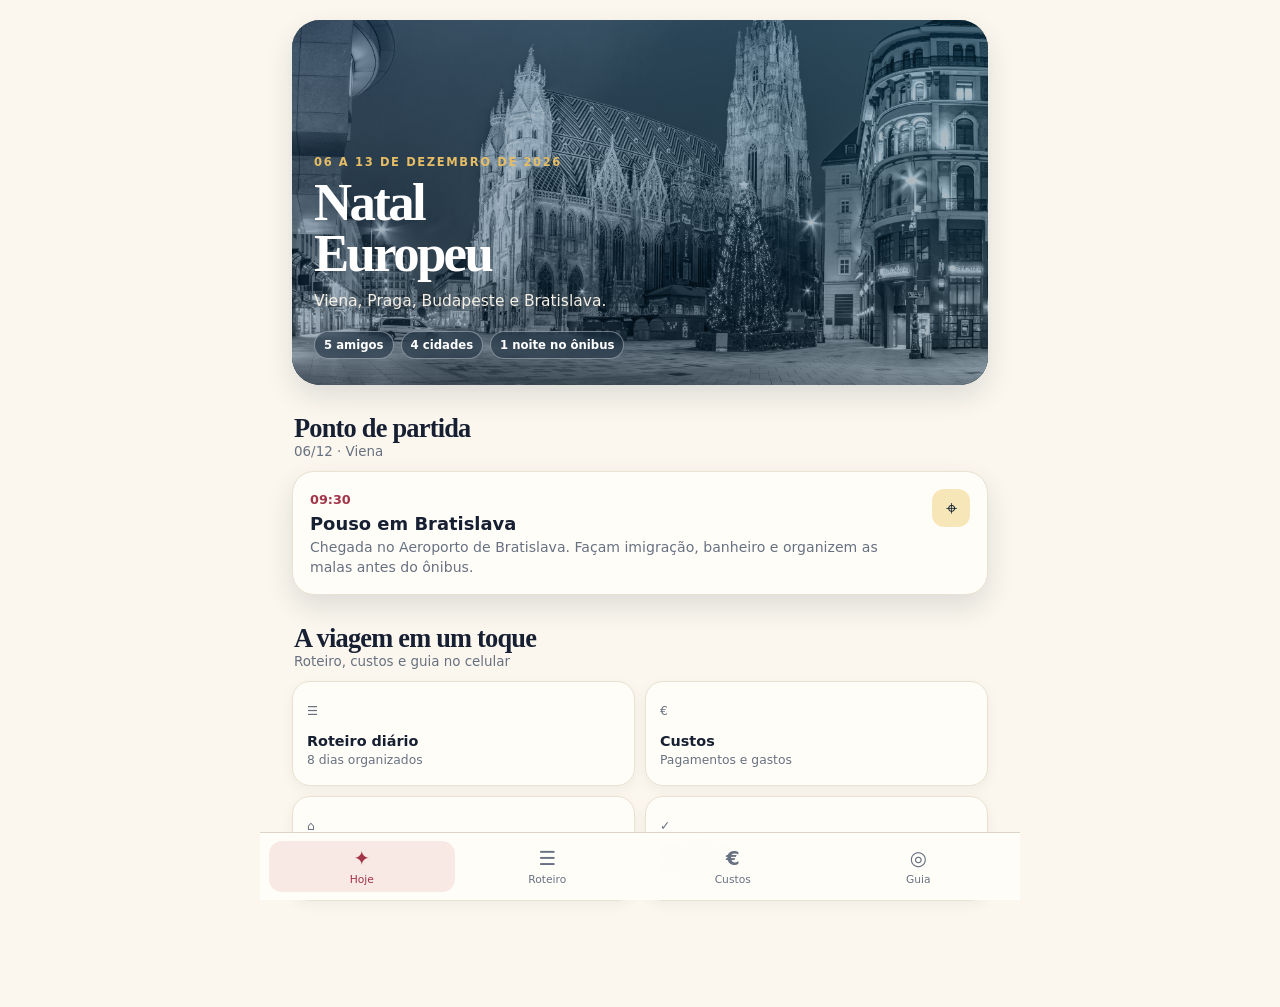
<file: index.html>
<!doctype html>
<html lang="pt-BR">
<head>
  <meta charset="utf-8">
  <meta name="viewport" content="width=device-width, initial-scale=1, viewport-fit=cover">
  <meta name="theme-color" content="#102235">
  <meta name="description" content="Roteiro interativo de Natal 2026: Viena, Praga, Budapeste e Bratislava.">
  <meta name="apple-mobile-web-app-capable" content="yes">
  <meta name="apple-mobile-web-app-status-bar-style" content="black-translucent">
  <meta name="apple-mobile-web-app-title" content="Natal 2026">
  <link rel="manifest" href="./manifest.json">
  <link rel="apple-touch-icon" href="./assets/icon-192.png">
  <link rel="icon" href="./assets/icon-192.png">
  <link rel="stylesheet" href="./styles.css?v=3">
  <title>Natal 2026 | Roteiro</title>
</head>
<body>
  <main id="app" class="app-shell">
    <section id="screen-home" class="screen is-active" aria-labelledby="home-title"></section>
    <section id="screen-itinerary" class="screen" aria-labelledby="itinerary-title"></section>
    <section id="screen-costs" class="screen" aria-labelledby="costs-title"></section>
    <section id="screen-guide" class="screen" aria-labelledby="guide-title"></section>
  </main>

  <nav class="bottom-nav" aria-label="Navegação principal">
    <button class="nav-button is-active" data-screen="home" type="button"><span class="nav-icon">✦</span><span>Hoje</span></button>
    <button class="nav-button" data-screen="itinerary" type="button"><span class="nav-icon">☰</span><span>Roteiro</span></button>
    <button class="nav-button" data-screen="costs" type="button"><span class="nav-icon">€</span><span>Custos</span></button>
    <button class="nav-button" data-screen="guide" type="button"><span class="nav-icon">◎</span><span>Guia</span></button>
  </nav>

  <dialog id="activity-dialog" class="activity-dialog">
    <article class="dialog-card">
      <button class="dialog-close" type="button" aria-label="Fechar detalhes">×</button>
      <img id="dialog-image" class="dialog-image" alt="">
      <div class="dialog-content">
        <p id="dialog-label" class="eyebrow"></p>
        <h2 id="dialog-title"></h2>
        <p id="dialog-description"></p>
        <div class="dialog-meta">
          <span id="dialog-time"></span>
          <span id="dialog-cost"></span>
        </div>
        <a id="dialog-maps" class="maps-button" href="#" target="_blank" rel="noopener">⌖ Abrir no Google Maps</a>
      </div>
    </article>
  </dialog>

  <template id="toast-template"><div class="toast" role="status"></div></template>
  <script src="./storage.js?v=3"></script>
  <script src="./app.js?v=5"></script>
</body>
</html>
</file>
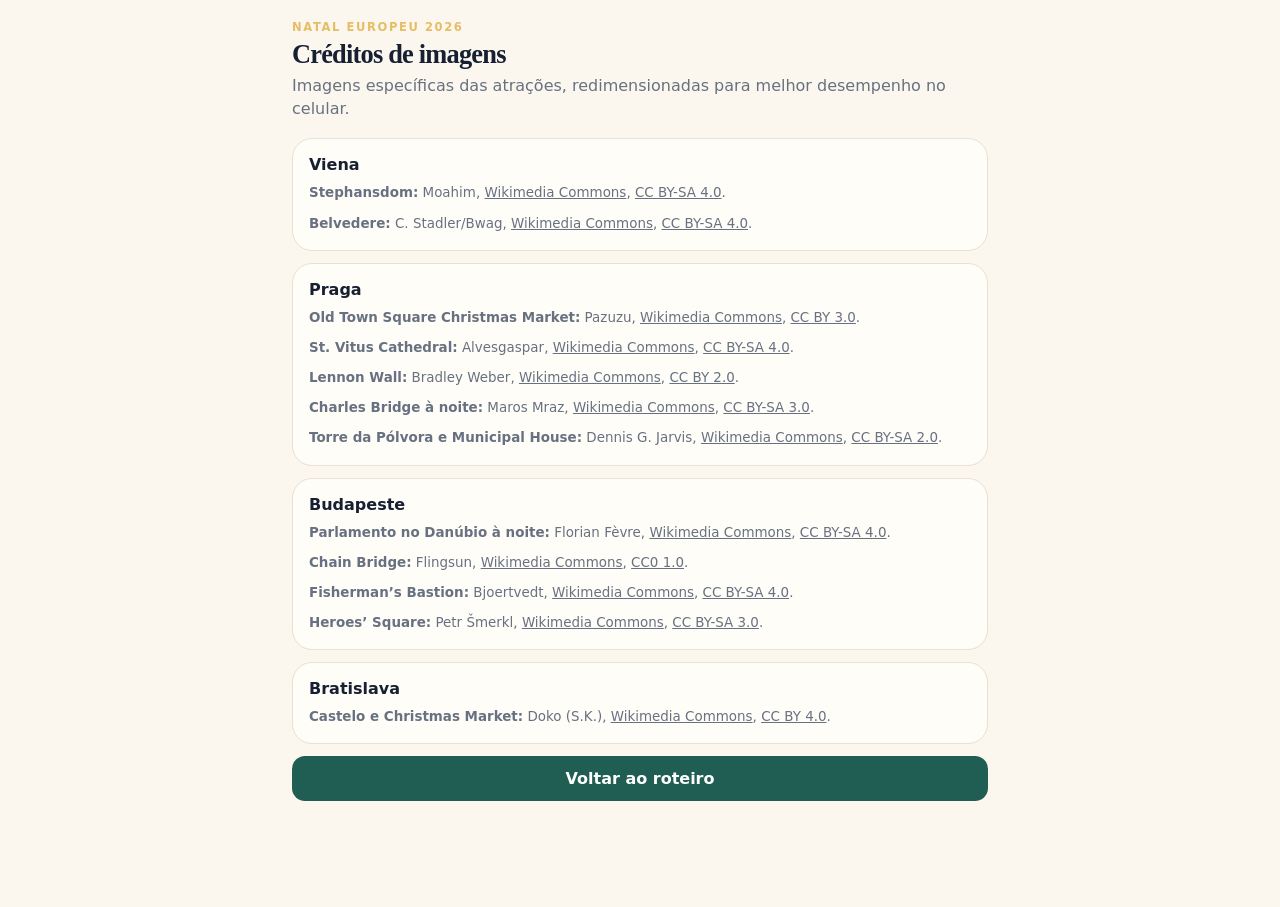
<file: credits.html>
<!doctype html>
<html lang="pt-BR">
<head>
  <meta charset="utf-8">
  <meta name="viewport" content="width=device-width, initial-scale=1, viewport-fit=cover">
  <meta name="theme-color" content="#102235">
  <link rel="stylesheet" href="./styles.css?v=3">
  <title>Créditos de imagens | Natal 2026</title>
</head>
<body>
  <main class="app-shell"><section class="screen is-active">
    <header class="page-intro"><p class="eyebrow">Natal Europeu 2026</p><h1 class="page-title">Créditos de imagens</h1><p>Imagens específicas das atrações, redimensionadas para melhor desempenho no celular.</p></header>
    <section class="guide-card"><h3>Viena</h3><p><strong>Stephansdom:</strong> Moahim, <a href="https://commons.wikimedia.org/wiki/File:WLM_-_2020_-_Stephansdom_-_02.jpg" target="_blank" rel="noopener">Wikimedia Commons</a>, <a href="https://creativecommons.org/licenses/by-sa/4.0/deed.pt" target="_blank" rel="noopener">CC BY-SA 4.0</a>.</p><p style="margin-top:10px"><strong>Belvedere:</strong> C. Stadler/Bwag, <a href="https://commons.wikimedia.org/wiki/File:Wien_-_Unteres_Belvedere.JPG" target="_blank" rel="noopener">Wikimedia Commons</a>, <a href="https://creativecommons.org/licenses/by-sa/4.0/deed.pt" target="_blank" rel="noopener">CC BY-SA 4.0</a>.</p></section>
    <section class="guide-card"><h3>Praga</h3><p><strong>Old Town Square Christmas Market:</strong> Pazuzu, <a href="https://commons.wikimedia.org/wiki/File:Christmas_Old_Town_Square_Prague_2007.jpg" target="_blank" rel="noopener">Wikimedia Commons</a>, <a href="https://creativecommons.org/licenses/by/3.0/deed.pt" target="_blank" rel="noopener">CC BY 3.0</a>.</p><p style="margin-top:10px"><strong>St. Vitus Cathedral:</strong> Alvesgaspar, <a href="https://commons.wikimedia.org/wiki/File:St_Vitus_Prague_September_2016-21.jpg" target="_blank" rel="noopener">Wikimedia Commons</a>, <a href="https://creativecommons.org/licenses/by-sa/4.0/deed.pt" target="_blank" rel="noopener">CC BY-SA 4.0</a>.</p><p style="margin-top:10px"><strong>Lennon Wall:</strong> Bradley Weber, <a href="https://commons.wikimedia.org/wiki/File:2021-10-04_John_Lennon_Wall,_Prague.jpg" target="_blank" rel="noopener">Wikimedia Commons</a>, <a href="https://creativecommons.org/licenses/by/2.0/deed.pt" target="_blank" rel="noopener">CC BY 2.0</a>.</p><p style="margin-top:10px"><strong>Charles Bridge à noite:</strong> Maros Mraz, <a href="https://commons.wikimedia.org/wiki/File:Prague_-_Charles_Bridge_at_night.jpg" target="_blank" rel="noopener">Wikimedia Commons</a>, <a href="https://creativecommons.org/licenses/by-sa/3.0/deed.pt" target="_blank" rel="noopener">CC BY-SA 3.0</a>.</p><p style="margin-top:10px"><strong>Torre da Pólvora e Municipal House:</strong> Dennis G. Jarvis, <a href="https://commons.wikimedia.org/wiki/File:Czech-03725_-_Municipal_House_%26_Powder_Tower_(33018787175).jpg" target="_blank" rel="noopener">Wikimedia Commons</a>, <a href="https://creativecommons.org/licenses/by-sa/2.0/deed.pt" target="_blank" rel="noopener">CC BY-SA 2.0</a>.</p></section>
    <section class="guide-card"><h3>Budapeste</h3><p><strong>Parlamento no Danúbio à noite:</strong> Florian Fèvre, <a href="https://commons.wikimedia.org/wiki/File:Danube_and_Hungarian_Parliament_Building_by_night.jpg" target="_blank" rel="noopener">Wikimedia Commons</a>, <a href="https://creativecommons.org/licenses/by-sa/4.0/deed.pt" target="_blank" rel="noopener">CC BY-SA 4.0</a>.</p><p style="margin-top:10px"><strong>Chain Bridge:</strong> Flingsun, <a href="https://commons.wikimedia.org/wiki/File:The_Sz%C3%A9chenyi_Chain_Bridge.jpg" target="_blank" rel="noopener">Wikimedia Commons</a>, <a href="https://creativecommons.org/publicdomain/zero/1.0/deed.pt" target="_blank" rel="noopener">CC0 1.0</a>.</p><p style="margin-top:10px"><strong>Fisherman’s Bastion:</strong> Bjoertvedt, <a href="https://commons.wikimedia.org/wiki/File:Fishermans_bastion_Budapest_IMG_1429.JPG" target="_blank" rel="noopener">Wikimedia Commons</a>, <a href="https://creativecommons.org/licenses/by-sa/4.0/deed.pt" target="_blank" rel="noopener">CC BY-SA 4.0</a>.</p><p style="margin-top:10px"><strong>Heroes’ Square:</strong> Petr Šmerkl, <a href="https://commons.wikimedia.org/wiki/File:Heroes_Square_Budapest_2010_01.jpg" target="_blank" rel="noopener">Wikimedia Commons</a>, <a href="https://creativecommons.org/licenses/by-sa/3.0/deed.pt" target="_blank" rel="noopener">CC BY-SA 3.0</a>.</p></section>
    <section class="guide-card"><h3>Bratislava</h3><p><strong>Castelo e Christmas Market:</strong> Doko (S.K.), <a href="https://commons.wikimedia.org/wiki/File:Christmas_Bratislava_23_Slovakia_2.jpg" target="_blank" rel="noopener">Wikimedia Commons</a>, <a href="https://creativecommons.org/licenses/by/4.0/deed.pt" target="_blank" rel="noopener">CC BY 4.0</a>.</p></section>
    <a class="maps-button" href="./index.html">Voltar ao roteiro</a>
  </section></main>
</body>
</html>
</file>
<file: styles.css>
:root {
  --navy: #102235;
  --ink: #172032;
  --cream: #fbf7ee;
  --paper: #fffdf8;
  --gold: #e6bd65;
  --gold-soft: #f7e6b7;
  --wine: #a33549;
  --pine: #205e54;
  --muted: #687181;
  --line: #e9e1d1;
  --shadow: 0 12px 28px rgba(19, 35, 54, .12);
  font-family: Inter, ui-sans-serif, system-ui, -apple-system, BlinkMacSystemFont, "Segoe UI", sans-serif;
  color: var(--ink);
  background: var(--cream);
}
* { box-sizing: border-box; }
html { background: var(--navy); }
body { margin: 0; min-width: 320px; min-height: 100vh; background: var(--cream); }
button, input, select { font: inherit; }
button { cursor: pointer; }
a { color: inherit; }
.app-shell { max-width: 760px; margin: 0 auto; min-height: 100vh; padding-bottom: calc(84px + env(safe-area-inset-bottom)); background: var(--cream); }
.screen { display: none; padding: max(20px, env(safe-area-inset-top)) 18px 22px; }
.screen.is-active { display: block; animation: enter .25s ease; }
@keyframes enter { from { opacity: .45; transform: translateY(6px); } to { opacity: 1; transform: translateY(0); } }

.hero { position: relative; overflow: hidden; min-height: 330px; display: flex; flex-direction: column; justify-content: flex-end; padding: 26px 22px; border-radius: 28px; background: linear-gradient(135deg, #11273d, #214b5c); color: white; box-shadow: var(--shadow); }
.hero::before { content: ""; position: absolute; inset: 0; background: linear-gradient(180deg, rgba(7,16,25,.12), rgba(7,16,25,.82)); z-index: 0; }
.hero::after { content: ""; position: absolute; inset: 0; background-image: var(--hero-image); background-size: cover; background-position: center; opacity: .68; mix-blend-mode: luminosity; }
.hero > * { position: relative; z-index: 1; }
.eyebrow { margin: 0 0 8px; color: var(--gold); text-transform: uppercase; font-size: .72rem; font-weight: 800; letter-spacing: .14em; }
h1 { margin: 0; font-family: Georgia, "Times New Roman", serif; font-size: clamp(2.15rem, 8vw, 3.3rem); line-height: .95; letter-spacing: -.05em; }
.hero-copy { max-width: 29rem; margin: 12px 0 0; font-size: .97rem; line-height: 1.5; color: #f5efe4; }
.route-chips { display: flex; flex-wrap: wrap; gap: 7px; margin-top: 18px; }
.route-chips span, .tag { border: 1px solid rgba(255,255,255,.38); padding: 6px 9px; border-radius: 999px; font-size: .73rem; font-weight: 700; background: rgba(16,34,53,.48); backdrop-filter: blur(6px); }
.section-heading { display: flex; align-items: end; justify-content: space-between; margin: 28px 2px 12px; }
.section-heading h2, .page-title { margin: 0; font-family: Georgia, "Times New Roman", serif; font-size: 1.65rem; letter-spacing: -.03em; }
.section-heading p { margin: 0; color: var(--muted); font-size: .84rem; }

.next-card { border-radius: 22px; padding: 17px; background: var(--paper); box-shadow: var(--shadow); border: 1px solid var(--line); }
.next-card .next-row { display: flex; align-items: start; justify-content: space-between; gap: 12px; }
.next-time { color: var(--wine); font-size: .8rem; font-weight: 800; }
.next-card h3 { margin: 5px 0 4px; font-size: 1.12rem; }
.next-card p { margin: 0; color: var(--muted); font-size: .88rem; line-height: 1.4; }
.mini-map { display: inline-flex; align-items: center; justify-content: center; width: 38px; height: 38px; flex: none; border: 0; border-radius: 12px; background: var(--gold-soft); color: var(--navy); text-decoration: none; font-size: 1.25rem; }

.quick-grid { display: grid; grid-template-columns: repeat(2, 1fr); gap: 10px; }
.quick-card { text-align: left; border: 1px solid var(--line); min-height: 105px; padding: 14px; border-radius: 18px; background: var(--paper); color: var(--ink); box-shadow: 0 4px 13px rgba(24,40,55,.05); }
.quick-card:active, .timeline-item:active, .nav-button:active { transform: scale(.98); }
.quick-card strong { display: block; margin-top: 14px; font-size: .9rem; }
.quick-card span { color: var(--muted); font-size: .77rem; }
.quick-icon { font-size: 1.25rem; }

.page-intro { margin-bottom: 18px; }
.page-title + p { margin: 7px 0 0; color: var(--muted); line-height: 1.45; }
.day-tabs { display: flex; gap: 8px; overflow-x: auto; padding: 2px 1px 12px; scrollbar-width: none; }
.day-tabs::-webkit-scrollbar { display: none; }
.day-tab { min-width: 78px; padding: 10px 10px; border: 1px solid var(--line); border-radius: 15px; background: var(--paper); color: var(--muted); text-align: left; }
.day-tab strong, .day-tab span { display: block; }
.day-tab strong { font-size: .82rem; }
.day-tab span { font-size: .7rem; margin-top: 2px; }
.day-tab.is-active { background: var(--navy); border-color: var(--navy); color: white; box-shadow: 0 7px 14px rgba(16,34,53,.2); }
.day-summary { display: flex; gap: 9px; align-items: center; margin: 3px 0 16px; }
.day-summary img { width: 70px; height: 70px; object-fit: cover; border-radius: 17px; }
.day-summary h2 { margin: 0; font-family: Georgia, "Times New Roman", serif; font-size: 1.3rem; }
.day-summary p { margin: 4px 0 0; font-size: .83rem; line-height: 1.4; color: var(--muted); }
.timeline { padding-left: 19px; border-left: 2px solid var(--gold-soft); margin: 10px 0; }
.timeline-item { position: relative; display: block; width: 100%; margin: 0 0 12px; padding: 14px 14px 14px 16px; border: 1px solid var(--line); border-radius: 18px; text-align: left; background: var(--paper); color: var(--ink); box-shadow: 0 4px 12px rgba(24,40,55,.04); }
.timeline-item::before { content: ""; position: absolute; left: -25px; top: 20px; width: 10px; height: 10px; border-radius: 50%; background: var(--wine); border: 3px solid var(--cream); }
.timeline-top { display: flex; justify-content: space-between; align-items: baseline; gap: 8px; }
.timeline-time { color: var(--wine); font-size: .75rem; font-weight: 800; }
.timeline-city { color: var(--muted); font-size: .72rem; }
.timeline-item h3 { margin: 5px 0; font-size: .98rem; }
.timeline-item p { margin: 0; color: var(--muted); font-size: .83rem; line-height: 1.4; }
.timeline-flag { display: inline-block; margin-top: 8px; color: var(--pine); font-size: .72rem; font-weight: 800; }

.cost-hero { margin-top: 8px; padding: 20px; border-radius: 22px; color: white; background: linear-gradient(135deg, var(--pine), var(--navy)); box-shadow: var(--shadow); }
.cost-hero .total-number { margin: 4px 0 0; font: 2.4rem/1 Georgia, "Times New Roman", serif; color: var(--gold); }
.cost-hero p { margin: 8px 0 0; font-size: .82rem; color: #d8e6e2; }
.cost-progress { margin-top: 16px; height: 8px; border-radius: 999px; background: rgba(255,255,255,.2); overflow: hidden; }
.cost-progress span { display: block; height: 100%; border-radius: inherit; background: var(--gold); }
.cost-list { display: grid; gap: 9px; }
.cost-item { display: flex; gap: 10px; align-items: center; padding: 13px; border: 1px solid var(--line); border-radius: 17px; background: var(--paper); }
.cost-item.is-paid { border-color: #b9dbcf; background: #f2fbf6; }
.cost-check { width: 23px; height: 23px; flex: none; accent-color: var(--pine); }
.cost-details { flex: 1; min-width: 0; }
.cost-details strong, .cost-details small { display: block; }
.cost-details strong { font-size: .9rem; }
.cost-details small { color: var(--muted); margin-top: 3px; font-size: .72rem; line-height: 1.35; }
.cost-value { font-weight: 800; font-size: .9rem; white-space: nowrap; }
.status-label { display: inline-block; margin-top: 4px; color: var(--pine); font-size: .68rem; font-weight: 800; }
.expense-form { display: grid; grid-template-columns: 1.3fr .8fr auto; gap: 8px; padding: 12px; border-radius: 18px; background: #f1ece0; }
.expense-form input, .expense-form select { min-width: 0; padding: 10px; border: 1px solid #d9cfbb; border-radius: 11px; background: white; }
.primary-button { border: 0; padding: 10px 13px; border-radius: 11px; background: var(--wine); color: white; font-weight: 800; }
.expense-list { display: grid; gap: 7px; margin-top: 10px; }
.expense-row { display: flex; gap: 8px; align-items: center; padding: 10px 3px; border-bottom: 1px dashed var(--line); font-size: .84rem; }
.expense-row span:first-child { flex: 1; }
.delete-expense { border: 0; background: none; color: var(--wine); font-size: 1.1rem; }

.guide-card { margin-bottom: 12px; padding: 16px; border: 1px solid var(--line); border-radius: 20px; background: var(--paper); }
.guide-card h3 { margin: 0 0 9px; font-size: 1rem; }
.guide-card p { margin: 0; color: var(--muted); font-size: .84rem; line-height: 1.5; }
.stay-row, .link-row { display: flex; gap: 11px; align-items: center; padding: 11px 0; border-bottom: 1px solid var(--line); }
.stay-row:last-child, .link-row:last-child { border-bottom: 0; }
.stay-icon { width: 32px; height: 32px; display: grid; place-items: center; border-radius: 10px; background: var(--gold-soft); }
.stay-row strong, .stay-row small { display: block; }
.stay-row small { margin-top: 3px; color: var(--muted); font-size: .74rem; }
.link-row { text-decoration: none; color: var(--ink); font-weight: 700; font-size: .86rem; }
.link-row span:last-child { margin-left: auto; color: var(--wine); }
.checklist { display: grid; gap: 4px; }
.check-row { display: flex; align-items: center; gap: 10px; padding: 9px 0; border-bottom: 1px solid var(--line); font-size: .86rem; }
.check-row input { width: 19px; height: 19px; accent-color: var(--pine); }
.check-row.is-done span { text-decoration: line-through; color: var(--muted); }
.install-note { padding: 12px; border-radius: 14px; color: #56391b; background: #fff1c9; font-size: .82rem; line-height: 1.5; }

.bottom-nav { position: fixed; z-index: 20; left: 50%; bottom: 0; transform: translateX(-50%); width: min(760px, 100%); display: grid; grid-template-columns: repeat(4, 1fr); padding: 8px 9px calc(8px + env(safe-area-inset-bottom)); border-top: 1px solid rgba(218,211,196,.9); background: rgba(255,253,248,.95); backdrop-filter: blur(16px); }
.nav-button { display: grid; gap: 3px; place-items: center; border: 0; padding: 6px 1px; border-radius: 13px; color: var(--muted); background: transparent; font-size: .67rem; }
.nav-icon { font-size: 1.23rem; font-weight: 800; }
.nav-button.is-active { color: var(--wine); background: #f9e9e5; }

.activity-dialog { width: min(540px, calc(100% - 26px)); max-height: 88vh; overflow: auto; padding: 0; border: 0; border-radius: 24px; background: var(--paper); box-shadow: 0 24px 65px rgba(0,0,0,.42); }
.activity-dialog::backdrop { background: rgba(10,24,38,.68); backdrop-filter: blur(3px); }
.dialog-card { position: relative; }
.dialog-image { display: block; width: 100%; height: 205px; object-fit: cover; background: var(--navy); }
.dialog-content { padding: 19px; }
.dialog-content h2 { margin: 0 0 9px; font: 1.55rem/1.05 Georgia, "Times New Roman", serif; }
.dialog-content > p:not(.eyebrow) { margin: 0; color: var(--muted); line-height: 1.5; font-size: .91rem; }
.dialog-meta { display: flex; flex-wrap: wrap; gap: 7px; margin: 15px 0; }
.dialog-meta span { padding: 7px 9px; border-radius: 999px; background: #f0eadc; font-size: .75rem; font-weight: 700; }
.dialog-close { position: absolute; z-index: 1; top: 10px; right: 10px; width: 36px; height: 36px; border: 0; border-radius: 50%; background: rgba(10,24,38,.68); color: white; font-size: 1.45rem; }
.maps-button { display: block; padding: 13px 15px; border-radius: 13px; background: var(--pine); color: white; text-align: center; text-decoration: none; font-weight: 800; }
.toast { position: fixed; z-index: 30; left: 50%; bottom: 96px; transform: translateX(-50%); padding: 11px 14px; border-radius: 999px; color: white; background: var(--navy); box-shadow: var(--shadow); font-size: .82rem; }
@media (min-width: 760px) { .screen { padding-left: 32px; padding-right: 32px; } .hero { min-height: 365px; } }
</file>
